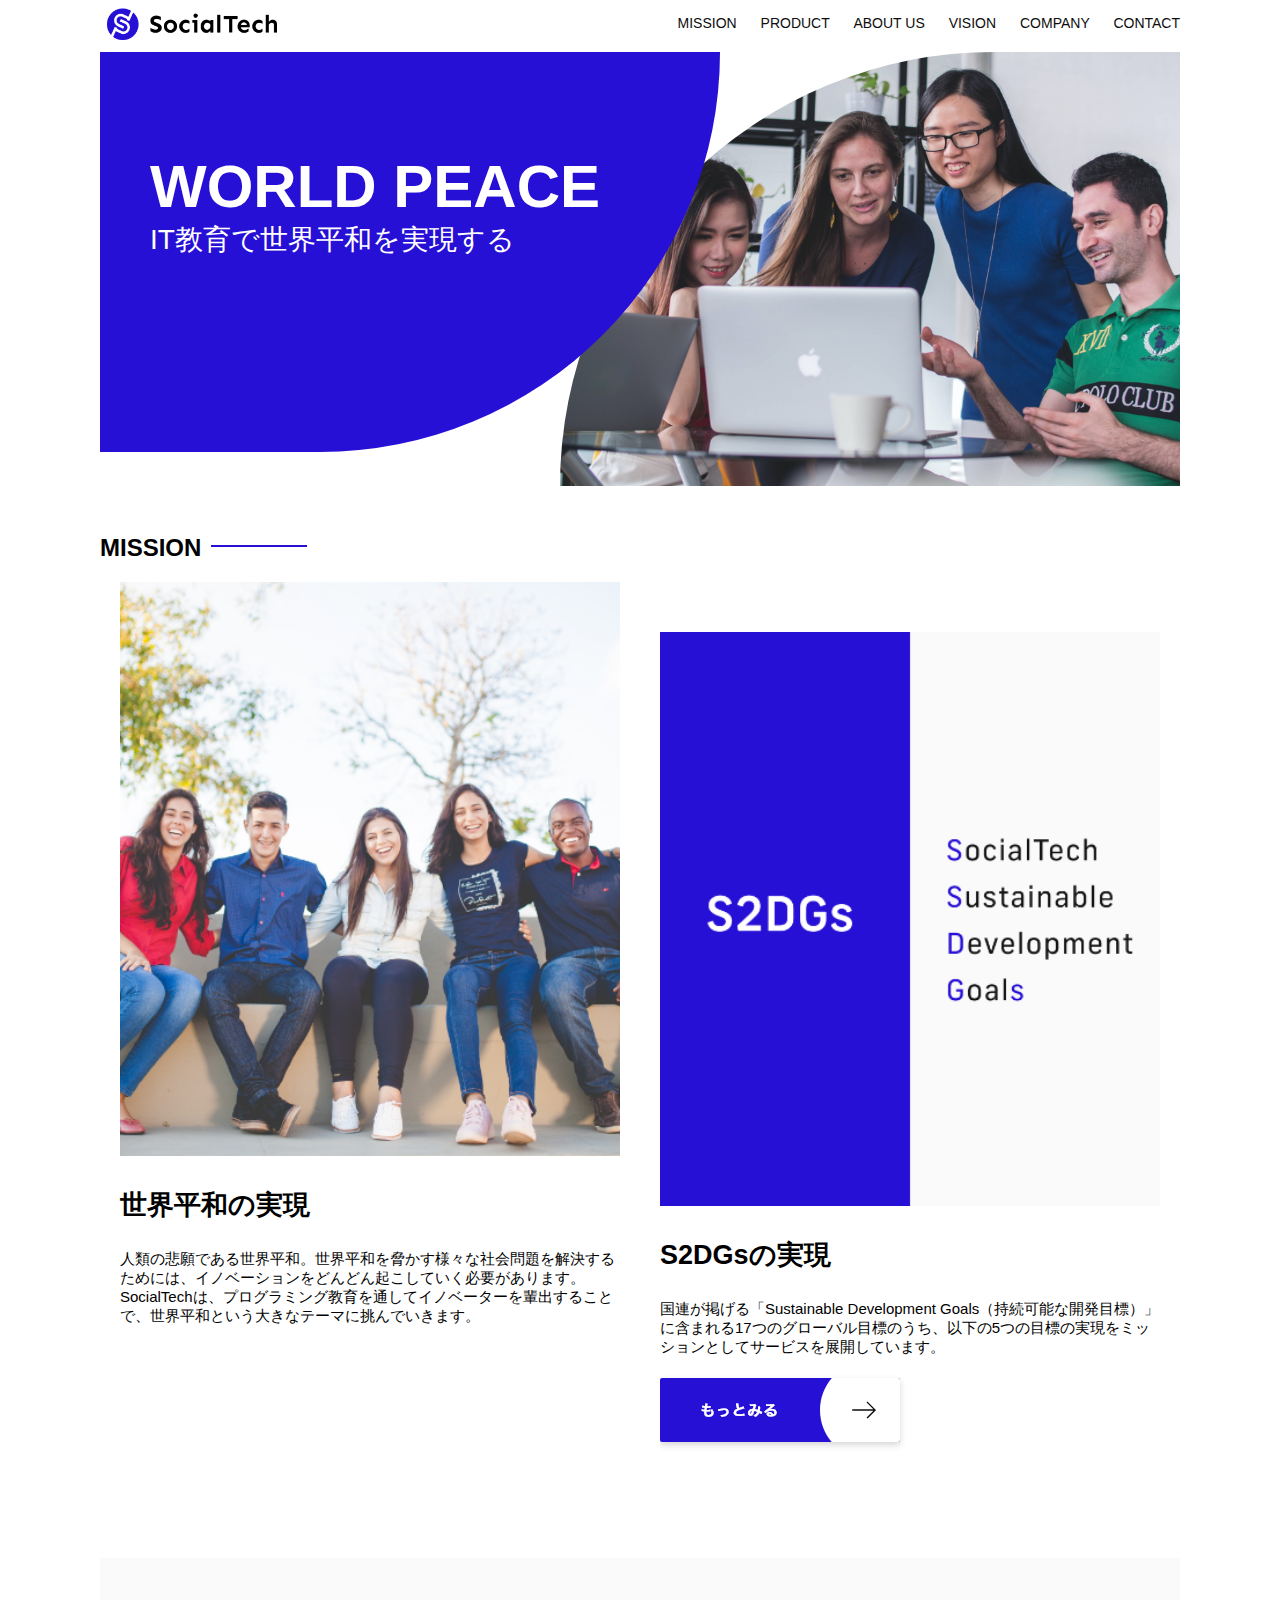
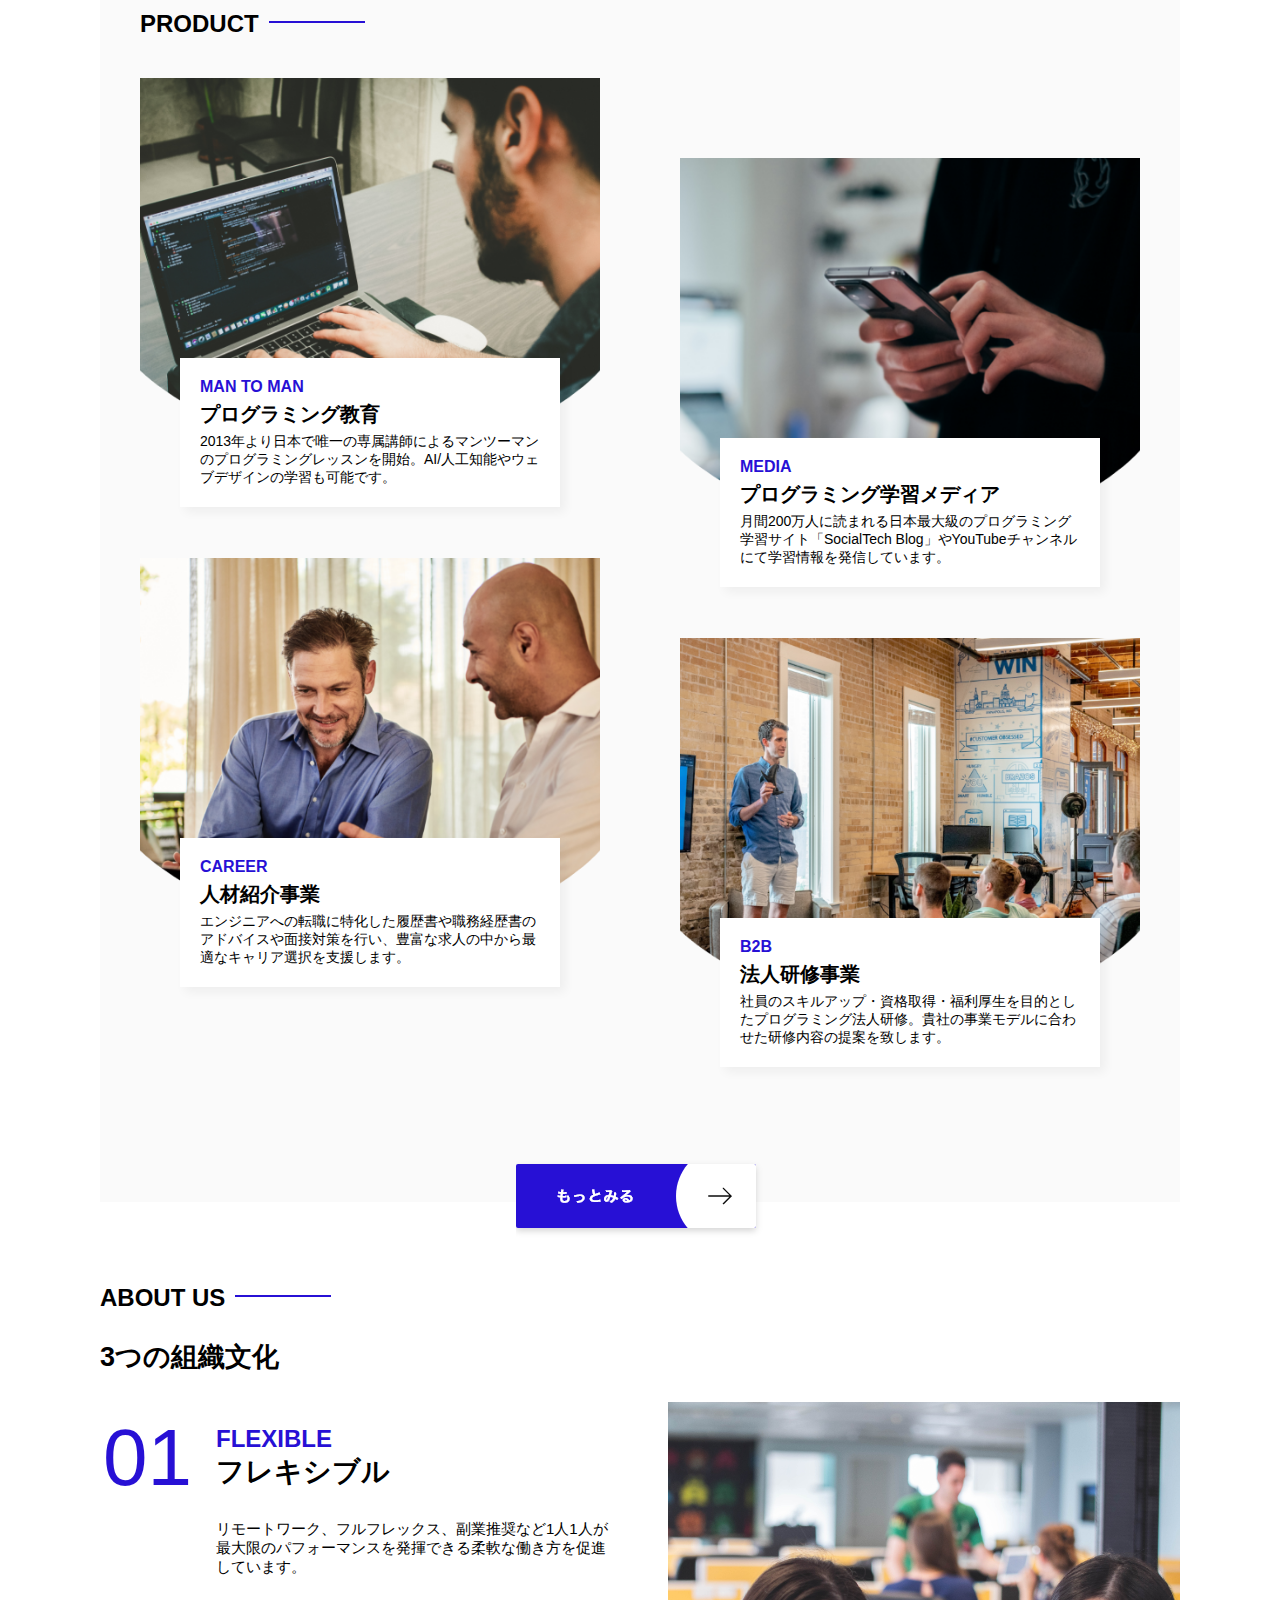
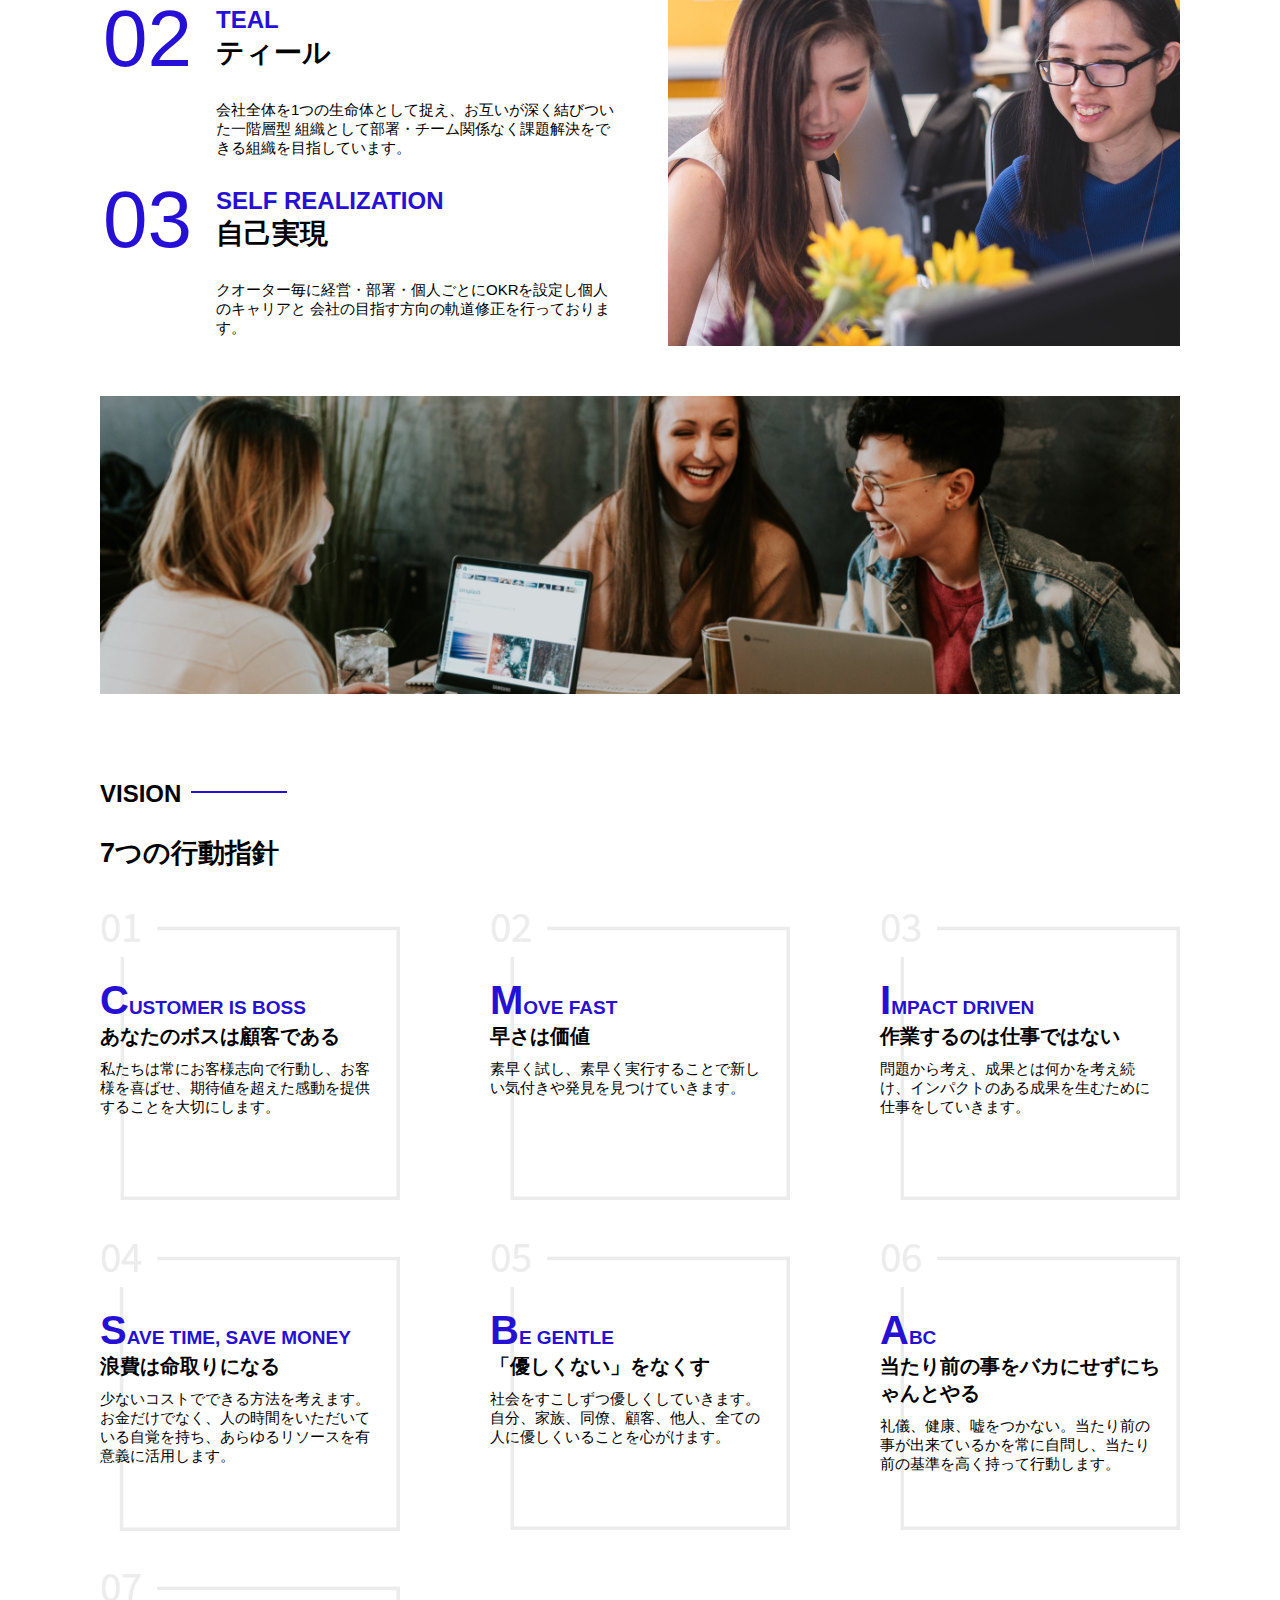
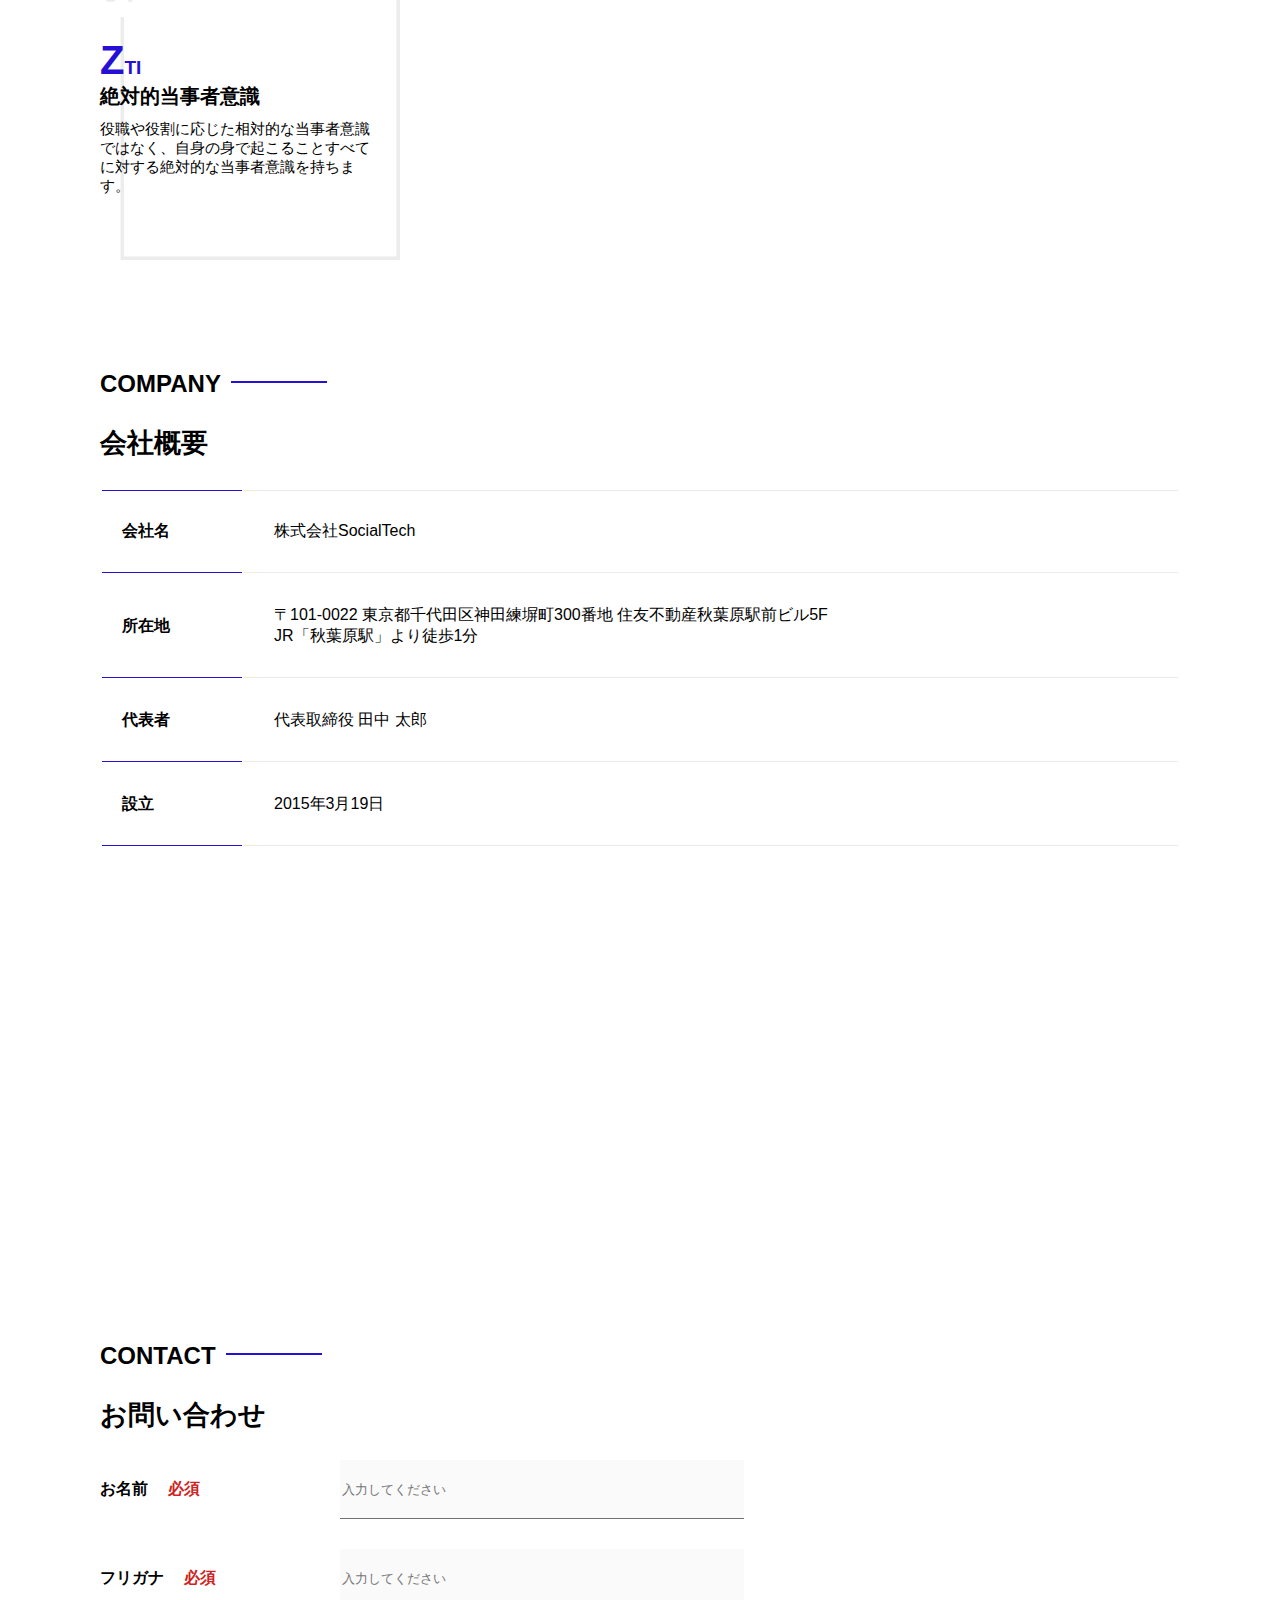
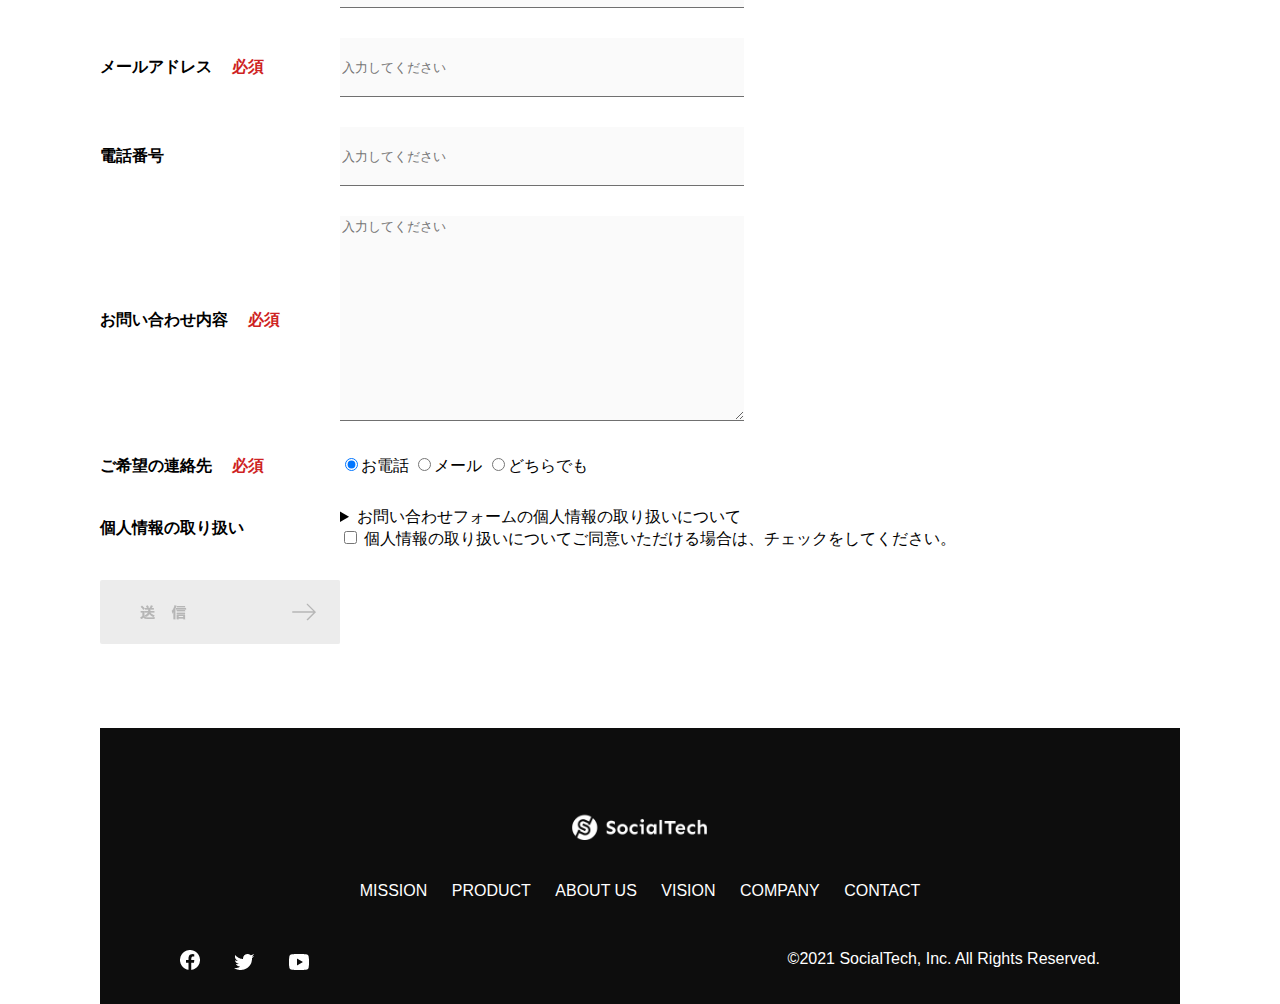
<file: index.html>
<!DOCTYPE html>
<html>
<head>
  <title>SocialTech</title>
  <meta charset="UTF-8">
  <meta name="description" content="SocialTechはEdTech業界のリーディングカンパニーを目指します。">
  <meta name="viewport" content="width=device-width, initial-scale=1.0">
   <link rel="stylesheet" href="style.css">
</head>
<body>
 <!-- ヘッダー -->
  <header>
     <!-- ロゴ -->
     <a href="index.html" id="logo"><img src="images/logo.png" alt="トップページに戻る"></a>
     <!-- PC用ナビゲーション -->
     <nav id="nav-pc">
       <a href="mission.html">MISSION</a>
       <a href="product.html">PRODUCT</a>
       <a href="index.html#aboutus">ABOUT US</a>
       <a href="index.html#vision">VISION</a>
       <a href="index.html#company">COMPANY</a>
       <a href="index.html#contact">CONTACT</a>
     </nav>
     <!-- スマホ用メニューボタン -->
     <img id="menu-sp" src="images/button-menu.png" alt="ナビゲーションを開く" onclick="document.getElementById('nav-sp').style.display = 'block'">
  <!-- スマホ用ナビゲーション -->
     <nav id="nav-sp">
       <img id="close" src="images/button-close.png" alt="ナビゲーションを閉じる" onclick="document.getElementById('nav-sp').style.display = 'none'">
       <a id="logo-sp" href="index.html" onclick="document.getElementById('nav-sp').style.display = 'none'"><img
           src="images/logo-sp.png" alt="トップページに戻る"></a>
       <a class="menu" href="mission.html" onclick="document.getElementById('nav-sp').style.display = 'none'">MISSION</a>
       <a class="menu" href="product.html" onclick="document.getElementById('nav-sp').style.display = 'none'">PRODUCT</a>
       <a class="menu" href="index.html#aboutus" onclick="document.getElementById('nav-sp').style.display = 'none'">ABOUT
  US</a>
       <a class="menu" href="index.html#vision"
         onclick="document.getElementById('nav-sp').style.display = 'none'">VISION</a>
       <a class="menu" href="index.html#company"
         onclick="document.getElementById('nav-sp').style.display = 'none'">COMPANY</a>
       <a class="menu" href="index.html#contact"
         onclick="document.getElementById('nav-sp').style.display = 'none'">CONTACT</a>
       <div id="sns">
         <a href="https://www.facebook.com/sejuku2013"><img src="images/button-facebook.png" alt="Facebookのリンク"></a>
         <a href="https://twitter.com/samuraijuku"><img src="images/button-twitter.png" alt="Twitterのリンク"></a>
         <a href="https://www.youtube.com/channel/UCCFOQO5aDK0xXam4cUQXT8g"><img src="images/button-youtube.png" alt="YouTubeのリンク"></a>
       </div>
     </nav>
  </header>
  <main>
     <article>
         <!-- メインビジュアル -->
       <section id="main-visual">
           <div id="main-message">
             <h1>WORLD PEACE</h1>
             <p>IT教育で世界平和を実現する</p>
         </div>
         <img src="images/index/index-main.png" alt="PCの周りに集まる多国籍の仲間たち">
       </section>
       <!--ミッション-->
       <section id="mission">
           <h2 class="index-h2">MISSION</h2>
         <div id="mission-flex">
           <div>
               <img id="mission-photo" src="images/index/index-mission.png" alt="屋外のベンチで写真を撮影する多国籍の仲間たち">
             <h3>世界平和の実現</h3>
             <p>
               人類の悲願である世界平和。世界平和を脅かす様々な社会問題を解決するためには、イノベーションをどんどん起こしていく必要があります。SocialTechは、プログラミング教育を通してイノベーターを輩出することで、世界平和という大きなテーマに挑んでいきます。
             </p>
           </div>
           <div>
               <img id="s2dgs" src="images/index/s2dgs.png" alt="S2DGs">
             <h3>S2DGsの実現</h3>
             <p>国連が掲げる「Sustainable Development Goals（持続可能な開発目標）」に含まれる17つのグローバル目標のうち、以下の5つの目標の実現をミッションとしてサービスを展開しています。</p>
             <a href="mission.html">
               <img src="images/button-more.png" alt="もっとみる">
             </a>
           </div>
         </div>
       </section>
        <!-- プロダクト -->
       <section id="product">
         <h2 class="index-h2">PRODUCT</h2>
         <div>
           <div id="product-left">
               <div>
                <img class="product-photo" src="images/index/index-mantoman.png" alt="PCでコードを書く男性">
                <div class="product-explain">
                  <span>MAN TO MAN</span>
                  <h3>プログラミング教育</h3>
                  <p>2013年より日本で唯一の専属講師によるマンツーマンのプログラミングレッスンを開始。AI/人工知能やウェブデザインの学習も可能です。</p>
                </div>
              </div>
              <div>
                <img class="product-photo" src="images/index/index-career.png" alt="笑顔で話し合う2人の男性">
                <div class="product-explain">
                  <span>CAREER</span>
                  <h3>人材紹介事業</h3>
                  <p>エンジニアへの転職に特化した履歴書や職務経歴書のアドバイスや面接対策を行い、豊富な求人の中から最適なキャリア選択を支援します。</p>
                </div>
              </div>
           </div>
           <div id="product-right">
                <div>
               <img class="product-photo" src="images/index/index-media.png" alt="スマートフォンを操作する人">
               <div class="product-explain">
                 <span>MEDIA</span>
                 <h3>プログラミング学習メディア</h3>
                 <p>月間200万人に読まれる日本最大級のプログラミング学習サイト「SocialTech Blog」やYouTubeチャンネルにて学習情報を発信しています。</p>
               </div>
             </div>
             <div>
               <img class="product-photo" src="images/index/index-b2b.png" alt="講演中の男性とそれを聴く人々">
               <div class="product-explain">
                 <span>B2B</span>
                 <h3>法人研修事業</h3>
                 <p>社員のスキルアップ・資格取得・福利厚生を目的としたプログラミング法人研修。貴社の事業モデルに合わせた研修内容の提案を致します。</p>
               </div>
             </div>
           </div>
         </div>
         <div>
           <a id="product-more" href="product.html">
             <img src="images/button-more.png" alt="もっとみる">
           </a>
         </div>
       </section>
        <!---ABOUT US-->
       <section id="aboutus">
         <h2 class="index-h2">ABOUT US</h2>
         <h3>3つの組織文化</h3>
         <div>
              <table class="culture-table">
             <tr>
               <td>
                 <span class="culture-num">01</span>
               </td>
               <td>
                 <span class="culture-en">FLEXIBLE</span>
                 <span class="culture-jp">フレキシブル</span>
               </td>
             </tr>
             <tr>
               <td>
                 <!--空のセル-->
               </td>
               <td>
                 <p class="culture-description">
                   リモートワーク、フルフレックス、副業推奨など1人1人が最大限のパフォーマンスを発揮できる柔軟な働き方を促進しています。
                 </p>
               </td>
             </tr>
             <tr>
               <td>
                 <span class="culture-num">02</span>
               </td>
               <td>
                 <span class="culture-en">TEAL</span>
                 <span class="culture-jp">ティール</span>
               </td>
             </tr>
             <tr>
               <td>
                 <!--空のセル-->
               </td>
               <td>
                 <p class="culture-description">
                   会社全体を1つの生命体として捉え、お互いが深く結びついた一階層型
                   組織として部署・チーム関係なく課題解決をできる組織を目指しています。
                 </p>
               </td>
             </tr>
             <tr>
               <td>
                 <span class="culture-num">03</span>
               </td>
               <td>
                 <span class="culture-en">SELF REALIZATION</span>
                 <span class="culture-jp">自己実現</span>
               </td>
             </tr>
             <tr>
               <td>
                 <!--空のセル-->
               </td>
               <td>
                 <p class="culture-description">
                   クオーター毎に経営・部署・個人ごとにOKRを設定し個人のキャリアと
                   会社の目指す方向の軌道修正を行っております。
                 </p>
               </td>
             </tr>
           </table>
           <img class="culture-img" src="images/index/index-aboutus1.png" alt="笑顔で話し合う2人の女性">
         </div>
         <img class="culture-img2" src="images/index/index-aboutus2.png" alt="笑顔で話し合う3人の男女">
       </section>
       <!-- VISION -->
       <section id="vision">
         <h2 class="index-h2">VISION</h2>
         <h3>7つの行動指針</h3>
         <div>
             <div class="vision-box">
             <img src="images/index/vision-01.png" alt="01">
             <span>
               <h4>CUSTOMER IS BOSS</h4>
               <h5>あなたのボスは顧客である</h5>
               <p>私たちは常にお客様志向で行動し、お客様を喜ばせ、期待値を超えた感動を提供することを大切にします。</p>
             </span>
           </div>
            <div class="vision-box">
             <img src="images/index/vision-02.png" alt="02">
             <span>
               <h4>MOVE FAST</h4>
               <h5>早さは価値</h5>
               <p>素早く試し、素早く実行することで新しい気付きや発見を見つけていきます。</p>
             </span>
           </div>
           <div class="vision-box">
             <img src="images/index/vision-03.png" alt="03">
             <span>
               <h4>IMPACT DRIVEN</h4>
               <h5>作業するのは仕事ではない</h5>
               <p>問題から考え、成果とは何かを考え続け、インパクトのある成果を生むために仕事をしていきます。</p>
             </span>
           </div>
           <div class="vision-box">
             <img src="images/index/vision-04.png" alt="04">
             <span>
               <h4>SAVE TIME, SAVE MONEY</h4>
               <h5>浪費は命取りになる</h5>
               <p>少ないコストでできる方法を考えます。お金だけでなく、人の時間をいただいている自覚を持ち、あらゆるリソースを有意義に活用します。</p>
             </span>
           </div>
           <div class="vision-box">
             <img src="images/index/vision-05.png" alt="05">
             <span>
               <h4>BE GENTLE</h4>
               <h5>「優しくない」をなくす</h5>
               <p>社会をすこしずつ優しくしていきます。自分、家族、同僚、顧客、他人、全ての人に優しくいることを心がけます。</p>
             </span>
           </div>
           <div class="vision-box">
             <img src="images/index/vision-06.png" alt="06">
             <span>
               <h4>ABC</h4>
               <h5>当たり前の事をバカにせずにちゃんとやる</h5>
               <p>礼儀、健康、嘘をつかない。当たり前の事が出来ているかを常に自問し、当たり前の基準を高く持って行動します。</p>
             </span>
           </div>
           <div class="vision-box">
             <img src="images/index/vision-07.png" alt="07">
             <span>
               <h4>ZTI</h4>
               <h5>絶対的当事者意識</h5>
               <p>役職や役割に応じた相対的な当事者意識ではなく、自身の身で起こることすべてに対する絶対的な当事者意識を持ちます。</p>
             </span>
           </div>
         </div>
       </section>
       <!-- COMPANY -->
       <section id="company">
         <h2 class="index-h2">COMPANY</h2>
         <h3>会社概要</h3>
          <table id="company-table">
           <tr>
             <th class="tableheader-first">会社名</th>
             <td class="cell-first">株式会社SocialTech</td>
           </tr>
           <tr>
             <th class="tableheader">所在地</th>
             <td class="cell">〒101-0022 東京都千代田区神田練塀町300番地 住友不動産秋葉原駅前ビル5F<br>JR「秋葉原駅」より徒歩1分</td>
           </tr>
           <tr>
             <th class="tableheader">代表者</th>
             <td class="cell">代表取締役 田中 太郎</td>
           </tr>
           <tr>
             <th class="tableheader">設立</th>
             <td class="cell">2015年3月19日</td>
           </tr>
         </table>
         <iframe
           src="https://www.google.com/maps/embed?pb=!1m18!1m12!1m3!1d3241.7759544892483!2d139.69399665123464!3d35.65789123876098!2m3!1f0!2f0!3f0!3m2!1i1024!2i768!4f13.1!3m3!1m2!1s0x60188caa0042e8d1%3A0xba130bea826a7aa2!2z44CSMTUwLTAwNDMg5p2x5Lqs6YO95riL6LC35Yy66YGT546E5Z2C77yS5LiB55uu77yR77yR4oiS77yR!5e0!3m2!1sja!2sjp!4v1636872991912!5m2!1sja!2sjp"
           style="border:0;" allowfullscreen="" loading="lazy">
         </iframe>
        </section>
        <!-- お問い合わせフォーム -->
       <section id="contact">
         <h2 class="index-h2">CONTACT</h2>
         <h3>お問い合わせ</h3>
          <form>
           <div>
             <div class="contact-heading">
               <label class="contact-label">お名前<span class="contact-span">必須</span></label>
             </div>
             <div>
               <input type="text" name="name" placeholder="入力してください" class="contact-textbox">
             </div>
           </div>
           <div>
             <div class="contact-heading">
               <label class="contact-label">フリガナ<span class="contact-span">必須</span></label>
             </div>
             <div>
               <input type="text" name="hurigana" placeholder="入力してください" class="contact-textbox">
             </div>
           </div>
           <div>
             <div class="contact-heading">
               <label class="contact-label">メールアドレス<span class="contact-span">必須</span></label>
             </div>
             <div>
               <input type="text" name="email" placeholder="入力してください" class="contact-textbox">
             </div>
           </div>
           <div>
             <div class="contact-heading">
               <label class="contact-label">電話番号</label>
             </div>
             <div>
               <input type="text" name="tel" placeholder="入力してください" class="contact-textbox">
             </div>
           </div>
           <div>
             <div class="contact-heading">
               <label class="contact-label">お問い合わせ内容<span class="contact-span">必須</span></label>
             </div>
             <div>
               <textarea class="contact-textarea" placeholder="入力してください" name="message"></textarea>
             </div>
           </div>
           <div>
             <div class="contact-heading">
               <label class="contact-label">ご希望の連絡先<span class="contact-span">必須</span></label>
             </div>
             <div>
               <input class="radiobutton" type="radio" value="tel" name="contact" checked><label>お電話</label>
               <input class="radiobutton" type="radio" value="mail" name="contact"><label>メール</label>
               <input class="radiobutton" type="radio" value="both" name="contact"><label>どちらでも</label>
             </div>
           </div>
           <div>
             <div class="contact-heading">
               <label class="contact-label">個人情報の取り扱い</label>
             </div>
             <div>
               <details>
                 <summary>お問い合わせフォームの個人情報の取り扱いについて</summary>
                 <div>
                   <span>１．組織の名称又は氏名</span><br>
                   株式会社SocialTech<br><br>
                   <span>２．個人情報保護管理者（若しくはその代理人）の氏名又は職名、所属及び連絡先
                     鈴木 一郎 コーポレート部</span><br>
                   メールアドレス：samurai@example.com<br>
                   TEL：03-1234-5678<br>
                   <span>３．個人情報の利用目的</span><br>
                   ・本サービス及び本サービスに関連する情報の提供又はそれらに関する連絡のため<br>
                   ・ユーザーの本人確認のため<br>
                   ・当社サービスのご案内のため<br>
                   ・当社の商品等の広告または宣伝（電子メールによるものを含むものとします。）<br><br>
                   <span>４．個人情報の取り扱い業務の委託</span><br>
                   個人情報の取扱業務の全部または一部を外部に業務委託する場合があります。<br>
                   その際、弊社は、個人情報を適切に保護できる管理体制を敷き実行していることを条件として<br>
                   委託先を厳選したうえで、機密保持契約を委託先と締結し、お客様の個人情報を厳密に管理させます。<br><br>
                   <span>５．個人情報の開示等の請求</span><br>
                   お客様は、弊社に対してご自身の個人情報の開示等（利用目的の通知、開示、内容の訂正・追加・削除、利用の停止または消去、第三者への提供の停止）に関して、当社問合わせ窓口に申し出ることができます。<br>
                   その際、弊社はお客様ご本人を確認させていただいたうえで、合理的な期間内に対応いたします。<br><br>
                   なお、個人情報に関する弊社問合わせ先は、次の通りです。<br><br>
                   株式会社SocialTech　個人情報問合せ窓口<br>
                   〒101-0022 東京都千代田区神田練塀町300番地 住友不動産秋葉原駅前ビル5F<br>
                   メールアドレス：samurai@example.com　TEL：03-1234-5678<br><br>
                   <span>６．個人情報を提供されることの任意性について</span><br><br>
                   お客様がご自身の個人情報を弊社に提供されるか否かは、お客様のご判断によりますが、もしご提供されない場合には、適切なサービスが提供できない場合がありますので予めご了承ください。
                 </div>
               </details>
               <input type="checkbox" name="agree">
               <span>個人情報の取り扱いについてご同意いただける場合は、チェックをしてください。</span>
             </div>
           </div>
           <input type="image" src="images/button-submit.png" alt="送信する">
         </form>
       </section>
     </article>
      <footer>
       <div id="footer-logo">
         <img src="images/logo-sp.png" alt="SocialTech">
       </div>
       <div id="footer-link">
         <a href="mission.html">MISSION</a>
         <a href="product.html">PRODUCT</a>
         <a href="index.html#aboutus">ABOUT US</a>
         <a href="index.html#vision">VISION</a>
         <a href="index.html#company">COMPANY</a>
         <a href="index.html#contact">CONTACT</a>
       </div>
       <div id="sns-footer">
         <a href="https://www.facebook.com/sejuku2013"><img src="images/button-facebook.png" alt="Facebookのリンク"></a>
         <a href="https://twitter.com/samuraijuku"><img src="images/button-twitter.png" alt="Twitterのリンク"></a>
         <a href="https://www.youtube.com/channel/UCCFOQO5aDK0xXam4cUQXT8g"><img src="images/button-youtube.png" alt="YouTubeのリンク"></a>
         <span id="copyright">&copy;2021 SocialTech, Inc. All Rights Reserved. </span>
       </div>
     </footer>
   </main>
 </body>
 
</html>
</file>
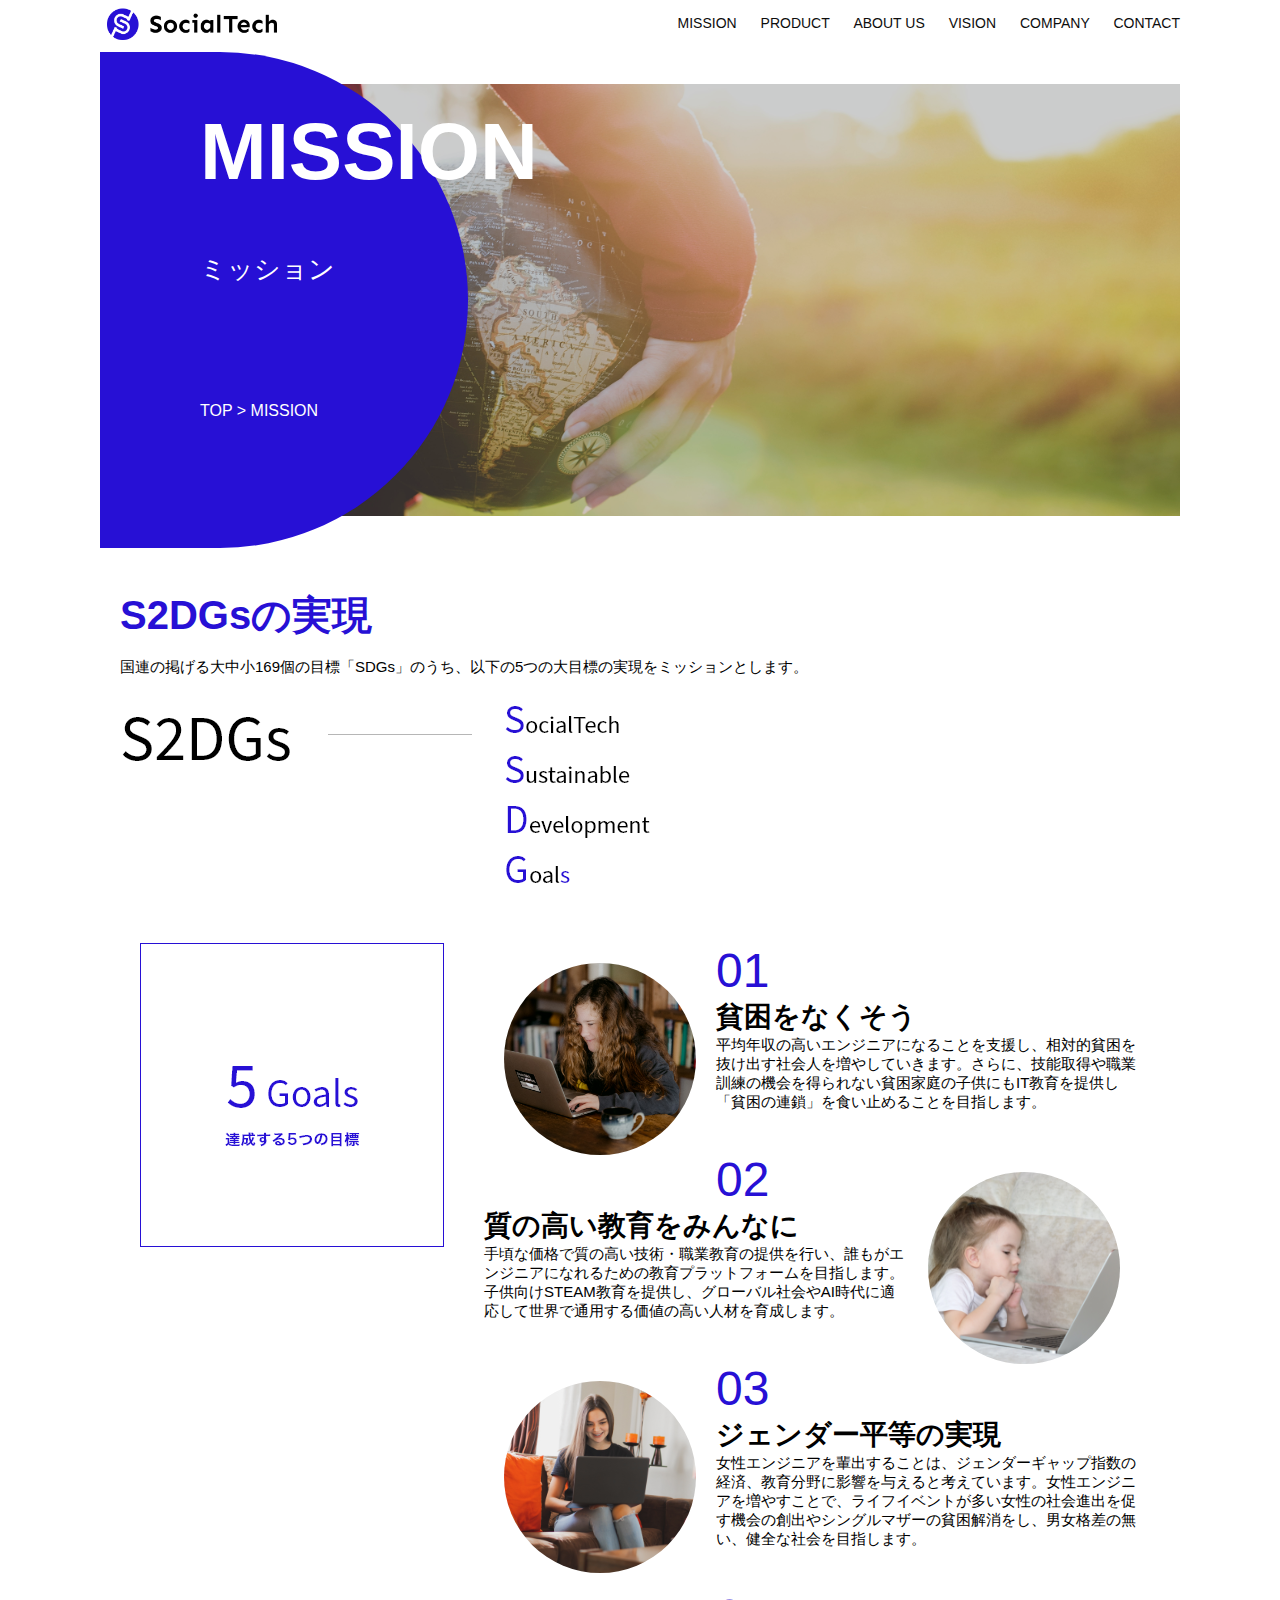
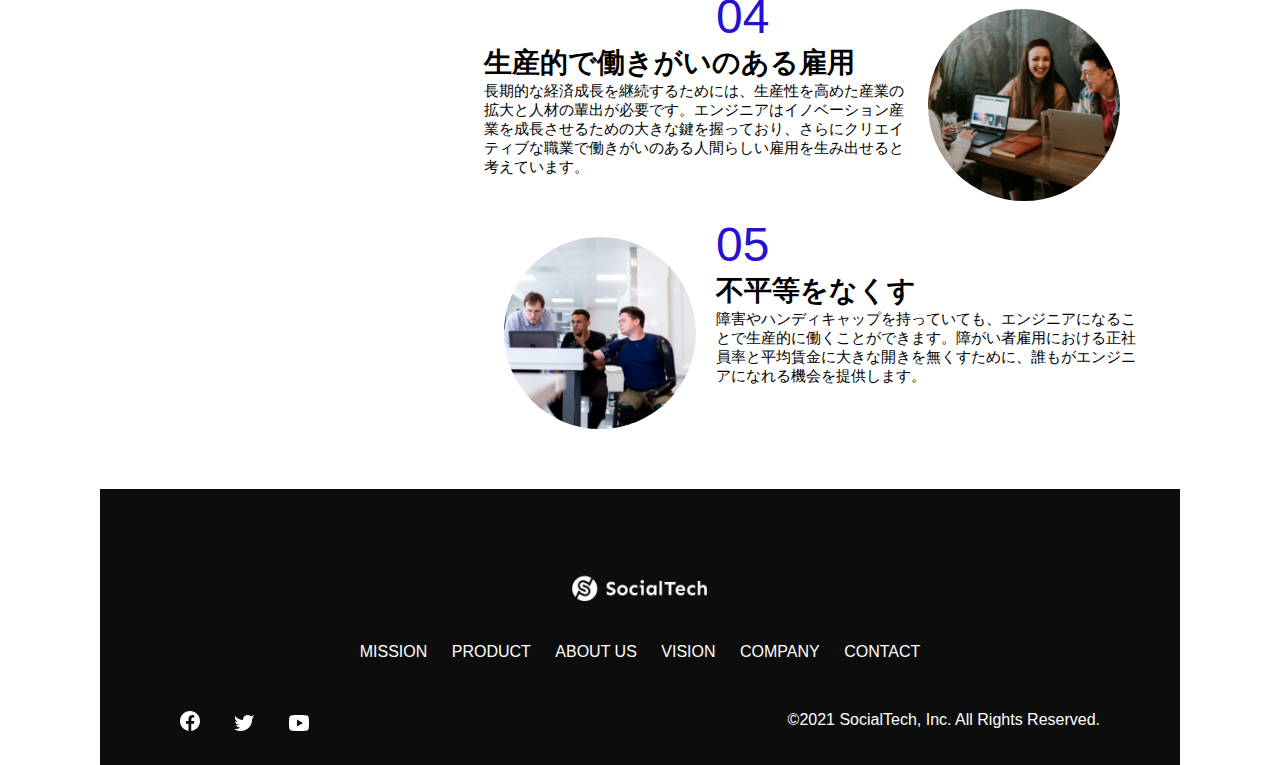
<file: mission.html>
<!DOCTYPE html>
  <html>
  <head>
    <title>SocialTech - MISSION ミッション -</title>
    <meta charset="UTF-8">
    <meta name="description" content="SocialTechが目指す5つの目標（S2DGs）を紹介します">
    <meta name="viewport" content="width=device-width, initial-scale=1.0">
    <link rel="stylesheet" href="style.css">
  </head>
 
  <body>
    <!-- ヘッダー -->
    <header>
      <!-- ロゴ -->
      <a href="index.html" id="logo"><img src="images/logo.png" alt="トップページに戻る"></a>
  
      <!-- PC用ナビゲーション -->
      <nav id="nav-pc">
        <a href="mission.html">MISSION</a>
        <a href="product.html">PRODUCT</a>
        <a href="index.html#aboutus">ABOUT US</a>
        <a href="index.html#vision">VISION</a>
        <a href="index.html#company">COMPANY</a>
        <a href="index.html#contact">CONTACT</a>
      </nav>
  
      <!-- スマホ用メニューボタン -->
      <img id="menu-sp" src="images/button-menu.png" alt="ナビゲーションを開く" onclick="document.getElementById('nav-sp').style.display = 'block'">
  
      <!-- スマホ用ナビゲーション -->
      <nav id="nav-sp">
        <img id="close" src="images/button-close.png" alt="ナビゲーションを閉じる" onclick="document.getElementById('nav-sp').style.display = 'none'">
        <a id="logo-sp" href="index.html" onclick="document.getElementById('nav-sp').style.display = 'none'"><img
            src="images/logo-sp.png" alt="トップページに戻る"></a>
        <a class="menu" href="mission.html" onclick="document.getElementById('nav-sp').style.display = 'none'">MISSION</a>
        <a class="menu" href="product.html" onclick="document.getElementById('nav-sp').style.display = 'none'">PRODUCT</a>
        <a class="menu" href="index.html#aboutus" onclick="document.getElementById('nav-sp').style.display = 'none'">ABOUTUS</a>
        <a class="menu" href="index.html#vision"
          onclick="document.getElementById('nav-sp').style.display = 'none'">VISION</a>
        <a class="menu" href="index.html#company"
          onclick="document.getElementById('nav-sp').style.display = 'none'">COMPANY</a>
        <a class="menu" href="index.html#contact"
          onclick="document.getElementById('nav-sp').style.display = 'none'">CONTACT</a>
        <div id="sns">
          <a href="https://www.facebook.com/sejuku2013"><img src="images/button-facebook.png" alt="Facebookのリンク"></a>
          <a href="https://twitter.com/samuraijuku"><img src="images/button-twitter.png" alt="Twitterのリンク"></a>
          <a href="https://www.youtube.com/channel/UCCFOQO5aDK0xXam4cUQXT8g"><img src="images/button-youtube.png" alt="YouTubeのリンク"></a>
        </div>
      </nav>
    </header>
    <main>
      <article>
          <section id="mission-main">
         <div id="mission-title">
           <h1>MISSION</h1>
           <span>ミッション</span>
           <div>TOP > MISSION</div>
         </div>
       </section>
       <section id="mission-s2dgs">
         <h2 class="mission-h2">S2DGsの実現</h2>
         <p>国連の掲げる大中小169個の目標「SDGs」のうち、以下の5つの大目標の実現をミッションとします。</p>
         <img src="images/mission/mission-s2dgs.png" alt="S2DGs">
       </section>
       <section id="mission-5goals">
         <div>
           <img id="s2dgs-image" src="images/mission/mission-5goals.png" alt="5Goals">
         </div>
         <div>
         <div>
           <img class="fivegoals-image-left" src="images/mission/mission-5goals01.png" alt="PCを操作する女の子">
           <span class="fivegoals-number">01</span>
           <h3 class="fivegoals-h3">貧困をなくそう</h3>
           <p class="fivegoals-p">
             平均年収の高いエンジニアになることを支援し、相対的貧困を抜け出す社会人を増やしていきます。さらに、技能取得や職業訓練の機会を得られない貧困家庭の子供にもIT教育を提供し「貧困の連鎖」を食い止めることを目指します。
           </p>
         </div>
          <div>
           <img class="fivegoals-image-right" src="images/mission/mission-5goals02.png" alt="PCを見つめる小さい女の子">
           <span class="fivegoals-number">02</span>
           <h3 class="fivegoals-h3">質の高い教育をみんなに</h3>
           <p class="fivegoals-p">
             手頃な価格で質の高い技術・職業教育の提供を行い、誰もがエンジニアになれるための教育プラットフォームを目指します。子供向けSTEAM教育を提供し、グローバル社会やAI時代に適応して世界で通用する価値の高い人材を育成します。
           </p>
         </div>
 
         <div>
           <img class="fivegoals-image-left" src="images/mission/mission-5goals03.png" alt="PCを操作する女性">
           <span class="fivegoals-number">03</span>
           <h3 class="fivegoals-h3">ジェンダー平等の実現</h3>
           <p class="fivegoals-p">
             女性エンジニアを輩出することは、ジェンダーギャップ指数の経済、教育分野に影響を与えると考えています。女性エンジニアを増やすことで、ライフイベントが多い女性の社会進出を促す機会の創出やシングルマザーの貧困解消をし、男女格差の無い、健全な社会を目指します。
           </p>
         </div>
 
         <div>
           <img class="fivegoals-image-right" src="images/mission/mission-5goals04.png" alt="笑顔で話し合う3人の男女">
           <span class="fivegoals-number">04</span>
           <h3 class="fivegoals-h3">生産的で働きがいのある雇用</h3>
           <p class="fivegoals-p">
             長期的な経済成長を継続するためには、生産性を高めた産業の拡大と人材の輩出が必要です。エンジニアはイノベーション産業を成長させるための大きな鍵を握っており、さらにクリエイティブな職業で働きがいのある人間らしい雇用を生み出せると考えています。
           </p>
         </div>
 
         <div>
           <img class="fivegoals-image-left" src="images/mission/mission-5goals05.png" alt="障害を持つ男性が生き生きと働く様子">
           <span class="fivegoals-number">05</span>
           <h3 class="fivegoals-h3">不平等をなくす</h3>
           <p class="fivegoals-p">
             障害やハンディキャップを持っていても、エンジニアになることで生産的に働くことができます。障がい者雇用における正社員率と平均賃金に大きな開きを無くすために、誰もがエンジニアになれる機会を提供します。
           </p>
         </div>
       </div>
       </section>
      </article>
      <footer>
        <div id="footer-logo">
          <img src="images/logo-sp.png" alt="SocialTech">
        </div>
        <div id="footer-link">
          <a href="mission.html">MISSION</a>
          <a href="product.html">PRODUCT</a>
          <a href="index.html#aboutus">ABOUT US</a>
          <a href="index.html#vision">VISION</a>
          <a href="index.html#company">COMPANY</a>
          <a href="index.html#contact">CONTACT</a>
        </div>
        <div id="sns-footer">
          <a href="https://www.facebook.com/sejuku2013"><img src="images/button-facebook.png" alt="Facebookのリンク"></a>
          <a href="https://twitter.com/samuraijuku"><img src="images/button-twitter.png" alt="Twitterのリンク"></a>
          <a href="https://www.youtube.com/channel/UCCFOQO5aDK0xXam4cUQXT8g"><img src="images/button-youtube.png" alt="YouTubeのリンク"></a>
          <span id="copyright">&copy;2021 SocialTech, Inc. All Rights Reserved. </span>
        </div>
      </footer>
    </main>
  </body>
 
  </html>
</file>
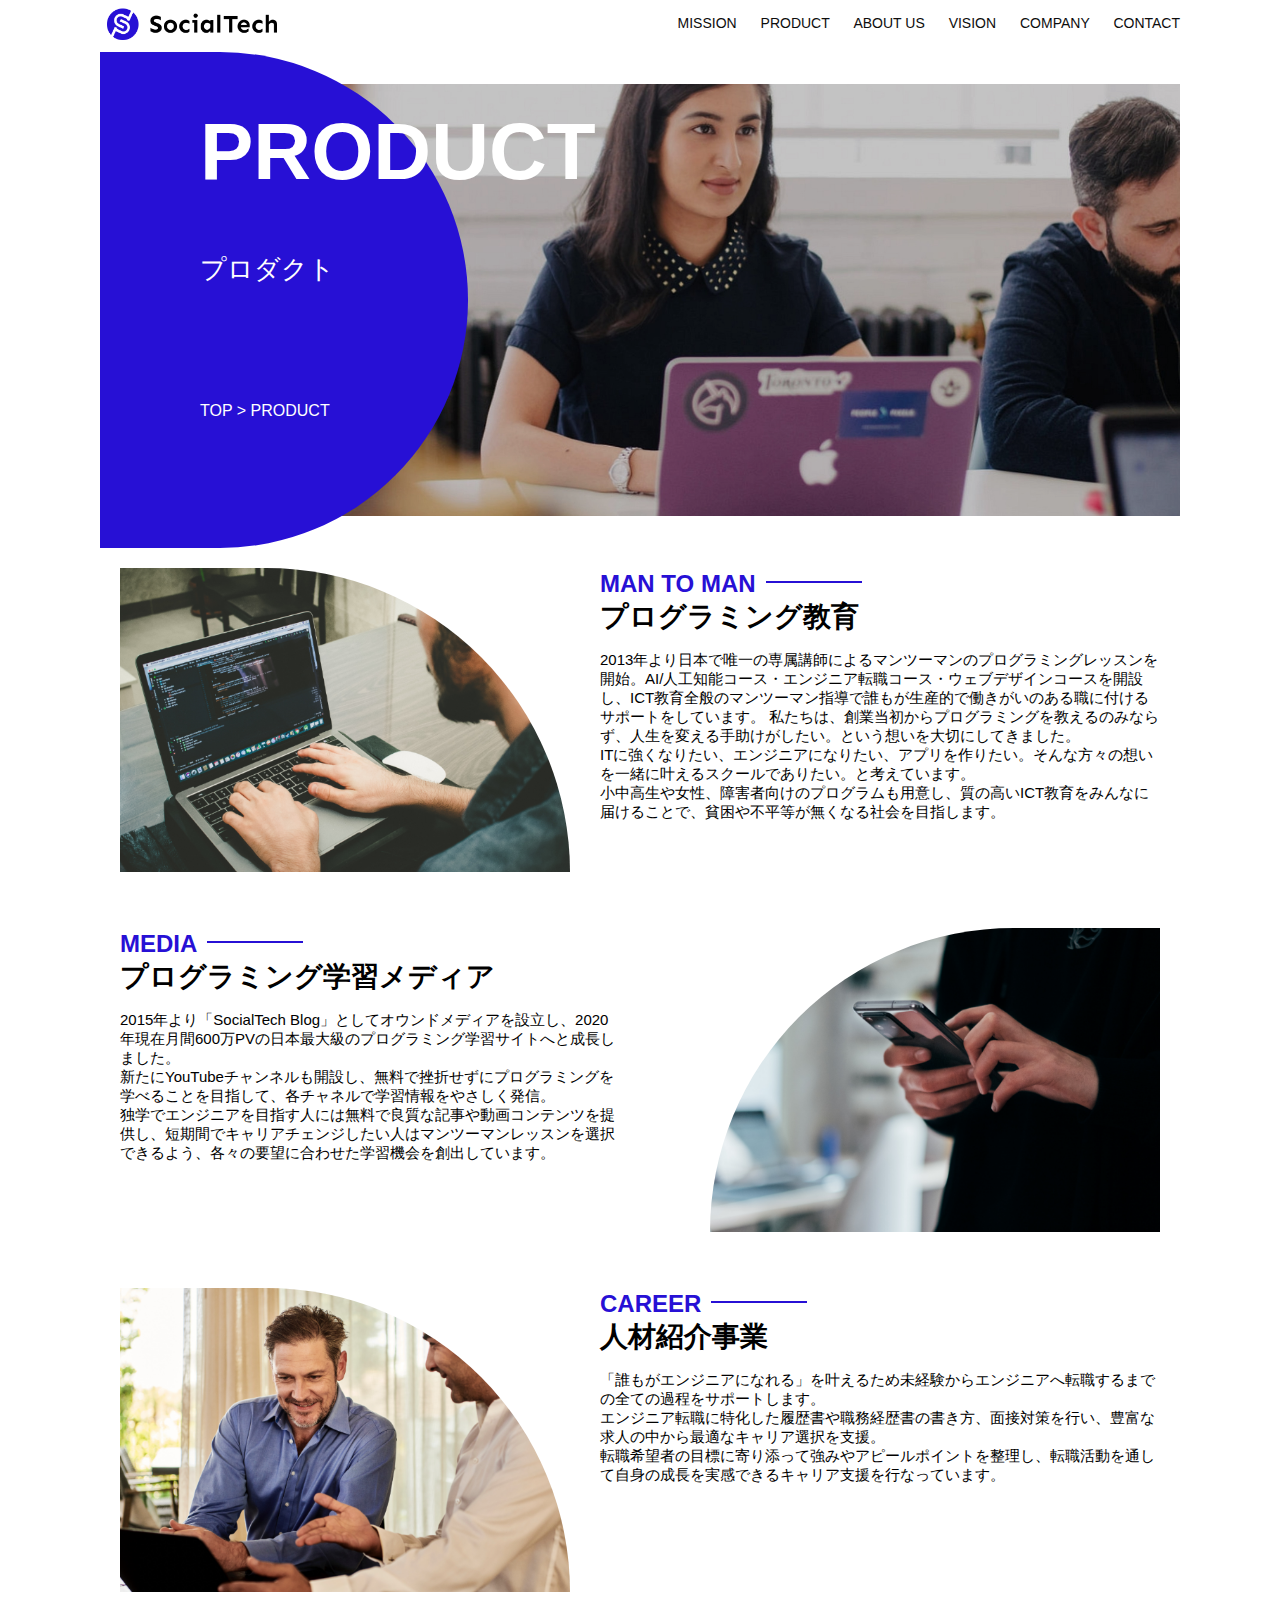
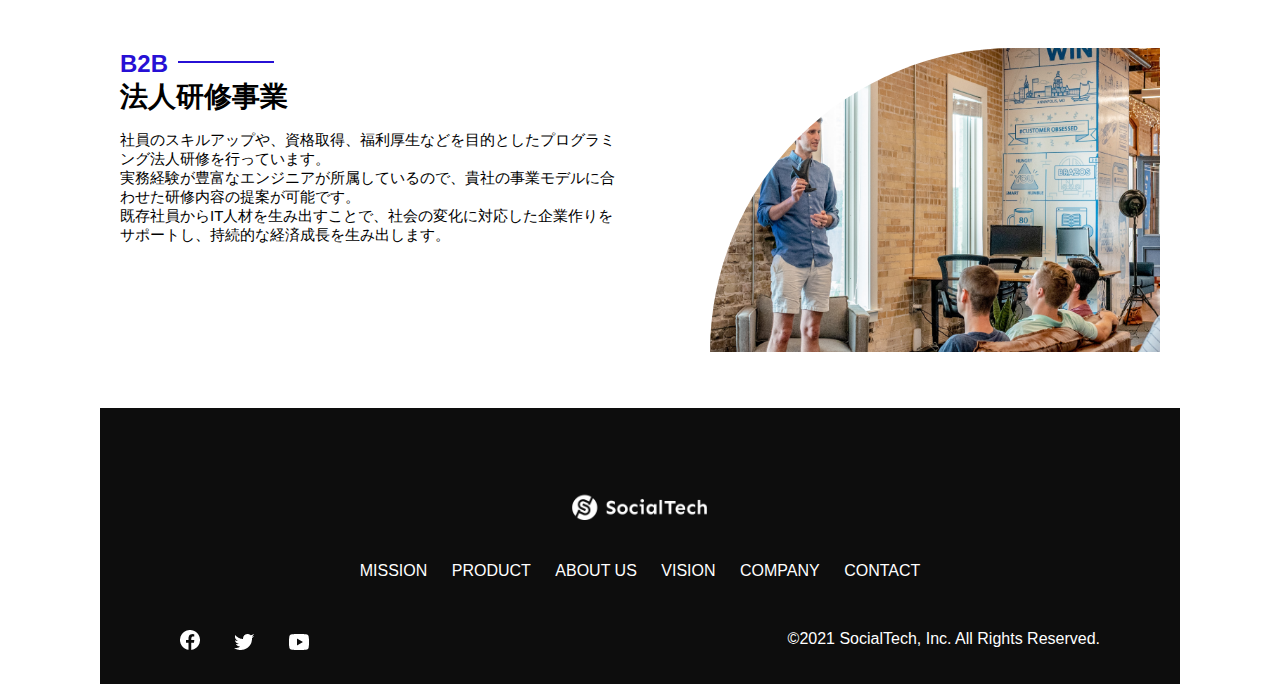
<file: product.html>
<!DOCTYPE html>
  <html>
  <head>
    <title>SocialTech -PRODUCT プロダクト-</title>
    <meta charset="UTF-8">
    <meta name="description" content="SocialTechの4つのプロダクトを紹介します">
    <meta name="viewport" content="width=device-width, initial-scale=1.0">
    <link rel="stylesheet" href="style.css">
  </head>
  
  <body>
    <!-- ヘッダー -->
    <header>
      <!-- ロゴ -->
      <a href="index.html" id="logo"><img src="images/logo.png" alt="トップページに戻る"></a>
  
      <!-- PC用ナビゲーション -->
      <nav id="nav-pc">
        <a href="mission.html">MISSION</a>
        <a href="product.html">PRODUCT</a>
        <a href="index.html#aboutus">ABOUT US</a>
        <a href="index.html#vision">VISION</a>
        <a href="index.html#company">COMPANY</a>
        <a href="index.html#contact">CONTACT</a>
      </nav>
  
      <!-- スマホ用メニューボタン -->
      <img id="menu-sp" src="images/button-menu.png" alt="ナビゲーションを開く" onclick="document.getElementById('nav-sp').style.display = 'block'">
  
      <!-- スマホ用ナビゲーション -->
      <nav id="nav-sp">
        <img id="close" src="images/button-close.png" alt="ナビゲーションを閉じる" onclick="document.getElementById('nav-sp').style.display = 'none'">
        <a id="logo-sp" href="index.html" onclick="document.getElementById('nav-sp').style.display = 'none'"><img
            src="images/logo-sp.png" alt="トップページに戻る"></a>
        <a class="menu" href="mission.html" onclick="document.getElementById('nav-sp').style.display = 'none'">MISSION</a>
        <a class="menu" href="product.html" onclick="document.getElementById('nav-sp').style.display = 'none'">PRODUCT</a>
        <a class="menu" href="index.html#aboutus" onclick="document.getElementById('nav-sp').style.display = 'none'">ABOUTUS</a>
        <a class="menu" href="index.html#vision"
          onclick="document.getElementById('nav-sp').style.display = 'none'">VISION</a>
        <a class="menu" href="index.html#company"
          onclick="document.getElementById('nav-sp').style.display = 'none'">COMPANY</a>
        <a class="menu" href="index.html#contact"
          onclick="document.getElementById('nav-sp').style.display = 'none'">CONTACT</a>
        <div id="sns">
          <a href="https://www.facebook.com/sejuku2013"><img src="images/button-facebook.png" alt="Facebookのリンク"></a>
          <a href="https://twitter.com/samuraijuku"><img src="images/button-twitter.png" alt="Twitterのリンク"></a>
          <a href="https://www.youtube.com/channel/UCCFOQO5aDK0xXam4cUQXT8g"><img src="images/button-youtube.png" alt="YouTubeのリンク"></a>
        </div>
      </nav>
    </header>
    <main>
      <article>
           <section id="product-main">
         <div id="product-title">
           <h1>PRODUCT</h1>
           <span>プロダクト</span>
           <div>TOP > PRODUCT</div>
         </div>
       </section>
        <section class="product-section1">
         <img src="images/product/product-mantoman.png" alt="PCでコードを書く男性">
         <div>
           <h2 class="product-h2">MAN TO MAN</h2>
           <h3 class="product-h3">プログラミング教育</h3>
           <p>
             2013年より日本で唯一の専属講師によるマンツーマンのプログラミングレッスンを開始。AI/人工知能コース・エンジニア転職コース・ウェブデザインコースを開設し、ICT教育全般のマンツーマン指導で誰もが生産的で働きがいのある職に付けるサポートをしています。
             私たちは、創業当初からプログラミングを教えるのみならず、人生を変える手助けがしたい。という想いを大切にしてきました。<br>ITに強くなりたい、エンジニアになりたい、アプリを作りたい。そんな方々の想いを一緒に叶えるスクールでありたい。と考えています。<br>小中高生や女性、障害者向けのプログラムも用意し、質の高いICT教育をみんなに届けることで、貧困や不平等が無くなる社会を目指します。
           </p>
         </div>
       </section>
       <section class="product-section2">
         <div>
           <h2 class="product-h2">MEDIA</h2>
           <h3 class="product-h3">プログラミング学習メディア</h3>
           <p>2015年より「SocialTech
             Blog」としてオウンドメディアを設立し、2020年現在月間600万PVの日本最大級のプログラミング学習サイトへと成長しました。<br>新たにYouTubeチャンネルも開設し、無料で挫折せずにプログラミングを学べることを目指して、各チャネルで学習情報をやさしく発信。<br>独学でエンジニアを目指す人には無料で良質な記事や動画コンテンツを提供し、短期間でキャリアチェンジしたい人はマンツーマンレッスンを選択できるよう、各々の要望に合わせた学習機会を創出しています。
           </p>
         </div>
         <img src="images/product/product-media.png" alt="スマートフォンを操作する人">
       </section>
       <section class="product-section1">
         <img src="images/product/product-career.png" alt="笑顔で話し合う2人の男性">
         <div>
           <h2 class="product-h2">CAREER</h2>
           <h3 class="product-h3">人材紹介事業</h3>
           <p>
             「誰もがエンジニアになれる」を叶えるため未経験からエンジニアへ転職するまでの全ての過程をサポートします。<br>エンジニア転職に特化した履歴書や職務経歴書の書き方、面接対策を行い、豊富な求人の中から最適なキャリア選択を支援。<br>転職希望者の目標に寄り添って強みやアピールポイントを整理し、転職活動を通して自身の成長を実感できるキャリア支援を行なっています。<br>
           </p>
         </div>
       </section>
       <section class="product-section2">
         <div>
           <h2 class="product-h2">B2B</h2>
           <h3 class="product-h3">法人研修事業</h3>
           <p>
             社員のスキルアップや、資格取得、福利厚生などを目的としたプログラミング法人研修を行っています。<br>実務経験が豊富なエンジニアが所属しているので、貴社の事業モデルに合わせた研修内容の提案が可能です。<br>既存社員からIT人材を生み出すことで、社会の変化に対応した企業作りをサポートし、持続的な経済成長を生み出します。
           </p>
         </div>
         <img src="images/product/product-b2b.png" alt="講演中の男性とそれを聴く人々">
       </section>
      </article>
      <footer>
        <div id="footer-logo">
          <img src="images/logo-sp.png" alt="SocialTech">
        </div>
        <div id="footer-link">
          <a href="mission.html">MISSION</a>
          <a href="product.html">PRODUCT</a>
          <a href="index.html#aboutus">ABOUT US</a>
          <a href="index.html#vision">VISION</a>
          <a href="index.html#company">COMPANY</a>
          <a href="index.html#contact">CONTACT</a>
        </div>
        <div id="sns-footer">
          <a href="https://www.facebook.com/sejuku2013"><img src="images/button-facebook.png" alt="Facebookのリンク"></a>
          <a href="https://twitter.com/samuraijuku"><img src="images/button-twitter.png" alt="Twitterのリンク"></a>
          <a href="https://www.youtube.com/channel/UCCFOQO5aDK0xXam4cUQXT8g"><img src="images/button-youtube.png" alt="YouTubeのリンク"></a>
          <span id="copyright">&copy;2021 SocialTech, Inc. All Rights Reserved. </span>
        </div>
      </footer>
    </main>
  </body>
  
  </html>
</file>
<file: style.css>
/* PC、スマホ共通スタイル */
  body {
    font-family: "Source Sans Pro", "Hiragino Kaku Gothic ProN", Meiryo, Arial, sans-serif;
  }
  
  p {
    font-size: 15px;
  }

/*================
 PC用のスタイル 
=================*/
@media screen and (min-width: 768px) {
  /* 横幅設定 */
  body {
    max-width: 1080px;
    min-width: 960px;
    margin: 0 auto 0 auto;
  }
  
  /* ヘッダー */
  header {
    display: flex;
    justify-content: space-between;
  }

/* ナビゲーションのレイアウト */
  #nav-pc {
    font-size: 14px;
    padding-top: 15px;
  }
  
  /* ナビゲーションのリンクの装飾設定 */
  #nav-pc > a {
    text-decoration: none;
    margin-left: 20px;
  }
  #nav-pc > a:link {
    color: #0d0d0d;
  }
  #nav-pc > a:visited {
    color: #0d0d0d;
  }
  #nav-pc > a:hover {
    color: #0d0d0d;
    text-decoration: underline;
  }
  #nav-pc > a:active {
    color: #0d0d0d;
  }
  
   /* スマホ用ナビを非表示 */
   #nav-sp,
   #menu-sp {
     display: none;
   }

 /* メインビジュアル*/
  #main-visual {
    position: relative;
    height: 400px;
  }
  
   #main-message {
    position: absolute;
    top: 0;
    left: 0;
    background-color: #2710d5;
    color: #ffffff;
    border-radius: 0 0 476px 0;
    max-width: 620px;
    height: 100%;
    width: 100%;
    z-index: 11;
  }
  
  #main-message > h1 {
    font-size: 60px;
    font-weight: bold;
    margin: 100px 0 0 50px;
  }
  #main-message > p { 
    font-size: 28px;
    margin: 0 0 0 50px;
  }
  
  #main-visual > img {
    max-width: 620px;
    border-radius: 476px 0 0 0;
    position: absolute;
    top: 0;
    right: 0;
    z-index: 10;
  }
  
   /* 見出し */
  h2 {
    margin: 40px 0 0 0;
  }
  
  h2::after {
    content: url("images/line.png");
    margin-left: 10px;
  }
  
  h3 {
    font-size: 27px;
  }
  
   /* ミッション */
  #mission {
    margin: 80px auto 80px auto;
    width: 100%;
  }
  
  #mission-flex {
    width: 100%;
    display: flex;
  }

 #mission-flex > div {
    width: 50%;
    margin: 20px;
  }
  
  #mission-photo {
    width: 100%;
  }
  
  #s2dgs {
    margin-top: 50px;
    width: 100%;
  }
  
   /* プロダクト */
  #product {
    background-color: #fafafa;
    margin: 80px 0 80px 0;
    padding: 10px 40px 0px 40px;
  }
  
  /* 外枠 */
  #product > div {
    margin-top: 40px;
    display: flex;
  }
  
  /* 左のカラム */
  #product-left {
    width: 50%;
    margin-right: 20px;
  }
  
  /* 右のカラム */
  #product-right {
    width: 50%;
    margin-left: 20px;
    margin-top: 80px;
  }
  
  /* 画像＋説明の枠 */
  #product-left > div {
    position: relative;
    height: 480px;
    margin-right: 20px;
  }
  #product-right > div {
    position: relative;
    height: 480px;
    margin-left: 20px;
  }
  
   /* 画像 */
  .product-photo {
    width: 100%;
  }

 /* 説明文の枠 */
  .product-explain {
    background-color: #ffffff;
    position: absolute;
    left: 0;
    top: 280px;
    margin: 0 40px 0 40px;
    padding: 20px;
    box-shadow: 5px 5px 10px rgba(0, 0, 0, 0.05);
  }
  
  /* 説明文の英語 */
  .product-explain > span {
    color: #2710d5;
    font-weight: bold;
    font-size: 16px;
    margin: 0;
  }
  
  /* 説明文の見出し */
  .product-explain > h3 {
    font-size: 20px;
    margin: 5px 0 5px 0;
  }
  
  /* 説明文 */
  .product-explain > p {
    font-size: 14px;
    margin: 0;
  }
  
  /* 「もっとみる」ボタン */
  #product-more {
    margin: 0 auto -42px auto;
  }

/* ABOUT US */
  #aboutus {
    margin: 80px auto 80px auto;
  }
  
  /* 3つの組織文化と画像を入れる枠 */
  #aboutus > div {
    display: flex;
  }
  
   /* 画像 */
  .culture-img {
    width: 100%;
    align-self: flex-start;
  }
  
  .culture-img2 {
    margin-top: 50px;
    width: 100%;
  }
  
   /* 3つの組織文化の表 */
  .culture-table {
    margin-right: 50px;
  }
  
  /* 番号 */
  .culture-num {
    font-size: 80px;
    color: #2710d5;
    margin: 0 20px 0 0;
  }
  
  /* 組織文化英語 */
  .culture-en {
    color: #2710d5;
    font-weight: bold;
    font-size: 24px;
    display: block;
  }
  
  /* 組織文化日本語 */
  .culture-jp {
    font-size: 28px;
    font-weight: bold;
  }
  
  /* 説明文 */
  .culture-description {
    margin: 0;
  }

 /* ビジョン */
  #vision {
    margin: 80px auto 80px auto;
  }
  
  /* セクション内の外枠 */
  #vision > div {
    width: 100%;
    display: flex;
    justify-content: space-between;
    flex-wrap: wrap;
  }
  
  /* 7つの行動指針の枠 */
  .vision-box {
    width: 300px;
    height: 300px;
    margin-bottom: 30px;
    position: relative;
  }
  
  .vision-box > img {
    width: 100%;
    height: auto;
    position: absolute;
    top: 0;
    left: 0;
    z-index: 30;
  }
  
  .vision-box > span {
    position: absolute;
    top: 0;
    left: 0;
    z-index: 31;
    margin-right: 20px;
  }
  
  .vision-box > span > h4 {
    color: #2710d5;
    font-size: 19px;
    margin: 80px 0 0 0;
  }
  
  .vision-box > span > h4::first-letter {
    font-size: 40px;
  }
  
  .vision-box > span > h5 {
    font-size: 20px;
    margin: 0 0 0 0;
  }
  
  .vision-box > span > p {
    margin: 10px 0 0 0;
  }
  
  /* 会社概要 */
#company {
  margin: 80px auto 80px auto;
 
}
  
  
 #company-table {
    width: 100%;
  }
 
  .tableheader {
    text-align: left;
    padding: 20px;
    border-bottom-color: #2710d5;
    border-bottom-width: 1px;
    border-bottom-style: solid;
    width: 100px;
  }
 
  .tableheader-first {
    text-align: left;
    padding: 20px;
    border-bottom-color: #2710d5;
    border-bottom-width: 1px;
    border-bottom-style: solid;
    border-top-color: #2710d5;
    border-top-width: 1px;
    border-top-style: solid;
    width: 100px;
  }
 
  .cell {
    padding: 30px;
    border-bottom-color: #ececec;
    border-bottom-width: 1px;
    border-bottom-style: solid;
  }
 
  .cell-first {
    padding: 30px;
    border-bottom-color: #ececec;
    border-bottom-width: 1px;
    border-bottom-style: solid;
    border-top-color: #ececec;
    border-top-width: 1px;
    border-top-style: solid;
  }
  
  #company > iframe {
    width: 100%;
    height: 368px;
    margin-top: 40px;
  }
  
   /* お問い合わせ */
  #contact {
    margin: 80px auto 80px auto;
  }
  
  /* 外枠 */
  #contact > form > div {
    display: flex;
    flex-direction: row;
    flex-wrap: wrap;
    padding-bottom: 30px;
  }

/* 左列の見出し */
  .contact-heading {
    width: 240px;
    align-self: center;
  }
  /* 見出しのラベル */
  .contact-label {
    font-weight: bold;
  }
  /* 必須 */
  .contact-span {
    color: #ce2222;
    margin: 0 0 0 20px;
    font-weight: bold;
  }
  
   /* テキストボックス */
  .contact-textbox {
    border-top: 0;
    border-left: 0;
    border-right: 0;
    border-bottom-width: 1px;
    border-bottom-color: #707070;
    border-bottom-style: solid;
    background-color: #fafafa;
    width: 400px;
    height: 56px;
  }
  /* お問い合わせ内容のテキストエリア */
  .contact-textarea {
    border-top: 0;
    border-left: 0;
    border-right: 0;
    border-bottom-width: 1px;
    border-bottom-color: #707070;
    border-bottom-style: solid;
    background-color: #fafafa;
    width: 400px;
    height: 200px;
  }
  
  /* 個人情報の取り扱い */
  details {
    width: 700px;
  }
  details > div {
    background-color: #fafafa;
    padding: 20px;
  } 
  details > div > span {
    font-weight: bold;
  }

/* フッター */
  footer {
    background-color: #0d0d0d;
    text-align: center;
    padding: 80px 80px 30px 80px;
  }
  
  #footer-logo {
    margin-bottom: 30px;
  }

 #footer-link {
    margin-bottom: 50px;
  }
  #footer-link > a {
    text-decoration: none;
    margin: 10px;
  }
  #footer-link > a:link {
    color: #ffffff;
  }
  #footer-link > a:visited {
    color: #ffffff;
  }
  #footer-link > a:hover {
    color: #ffffff;
    text-decoration: underline;
  }
  #footer-link > a:active {
    color: #ffffff;
  }

 #sns-footer {
    text-align: left;
    width: 100%;
  }
 
  #sns-footer > a {
    margin-right: 30px;
  }
  
  #copyright {
    color: #ffffff;
    float: right;
  }
  /* mission.html用スタイル */
   /* ミッションのメインビジュアル */
   #mission-main {
     height: 496px;
     width: 100%;
     background-image: url("images/mission/mission-main.png");
     background-repeat: no-repeat;
     background-position-y: center;
   }
 
   #mission-title {
     background-color: #2710d5;
     width: 368px;
     color: #ffffff;
     height: 496px;
     border-radius: 0 248px 248px 0;
     position: relative;
   }
 
   #mission-title > h1 {
     position: absolute;
     top: 0;
     left: 100px;
     font-size: 80px;
   }
 
   #mission-title > span {
     position: absolute;
     top: 200px;
     left: 100px;
     font-size: 26px;
   }
 
   #mission-title > div {
     position: absolute;
     top: 350px;
     left: 100px;
     font-size: 16px;
   }
   
   #mission-s2dgs {
     width: 100%;
     margin: 20px;
   }
 
   .mission-h2 {
     color: #2710d5;
     font-size: 40px;
   }
 
   .mission-h2::after {
     content: none;
   }
   
    #mission-5goals {
     margin: 20px;
     display: flex;
   }
 
   #mission-5goals > div {
     flex-grow: 1;
     padding: 20px;
   }
 
   #mission-5goals > div > div {
     margin-bottom: 40px;
   }
 
   .fivegoals-image-right {
     float: right;
     margin: 20px;
   }
 
   .fivegoals-image-left {
     float: left;
     margin: 20px;
   }
 
   .fivegoals-number {
     color: #2710d5;
     font-size: 48px;
     margin: 0;
   }
 
   .fivegoals-h3 {
     font-size: 28px;
     margin: 0;
   }
 
   .fivegoals-p {
     margin: 0;
   }
    /* プロダクトページ */
   #product-main {
     height: 496px;
     width: 100%;
     background-image: url("images/product/product-main.png");
     background-repeat: no-repeat;
     background-position-y: center;
   }
 
   #product-title {
     background-color: #2710d5;
     width: 368px;
     color: #ffffff;
     height: 496px;
     border-radius: 0 248px 248px 0;
     position: relative;
   }
   #product-title > h1 {
     position: absolute;
     top: 0;
     left: 100px;
     font-size: 80px;
   }
 
   #product-title > span {
     position: absolute;
     top: 200px;
     left: 100px;
     font-size: 26px;
   }
 
   #product-title > div {
     position: absolute;
     top: 350px;
     left: 100px;
     font-size: 16px;
   }
    /* セクション1 */
   .product-section1 {
     position: relative;
     margin: 20px;
     height: 340px;
   }
 
   .product-section1 > img {
     position: absolute;
     top: 0;
     left: 0;
     width: 450px;
     margin: 0 40px 30px 0;
     border-radius: 0 432px 0 0;
   }
 
   .product-section1 > div {
     position: absolute;
     top: 0;
     left: 480px;
   }
 
   /* セクション2 */
   .product-section2 {
     position: relative;
     margin: 20px;
     height: 340px;
   }
 
   .product-section2 > img {
     position: absolute;
     top: 0;
     right: 0;
     width: 450px;
     margin: 0 0 30px 40px;
     border-radius: 432px 0 0 0;
   }
 
   .product-section2 > div {
     width: 500px;
     position: absolute;
     top: 0;
     left: 0;
   }
 
   .product-h2 {
     color: #2710d5;
     font-size: 24px;
     margin: 0;
   }
 
   .product-h3 {
     font-size: 28px;
     margin: 0;
   }
}

/*====================
  スマートフォン用のスタイル
  =====================*/
  @media screen and (max-width: 767px) {
     body {
     min-width: 375px;
     margin: 0;
   }
 
   /* PC用ナビゲーション非表示 */
   #nav-pc {
     display: none;
   }
 
   /* ハンバーガーメニュー */
   #menu-sp {
     float: right;
     padding: 0;
   }

  
  /* スマホ用ナビゲーションの表示切替 */
   /* 初期状態、レイアウトと非表示設定 */
   #nav-sp {
     background-color: #2710d5;
     position: absolute;
     left: 0;
     top: 0;
     height: 100%;
     width: 100%;
     display: none;
     z-index: 100;
   }
   
    /* ×ボタン */
   #close {
     position: absolute;
     top: 20px;
     right: 20px;
   }
 
   /* ナビゲーションメニュー用ロゴ */
   #logo-sp {
     margin: 80px 0 30px 20px;
   }
    /* ナビゲーションのリンクの装飾設定 */
   #nav-sp > a {
     display: block;
   }
   #nav-sp > a:link {
     color: #ffffff;
   }
   #nav-sp > a:visited {
     color: #ffffff;
   }
   #nav-sp > a:hover {
     color: #ffffff;
     text-decoration: underline;
   }
   #nav-sp > a:active {
     color: #ffffff;
   }
   #nav-sp > .menu {
     text-decoration: none;
     display: block;
     margin: 0 20px 0 20px;
     height: 44px;
     font-size: 16px;
     background-image: url("images/arrow.png");
     background-repeat: no-repeat;
     background-position: right top;
   }
   
    #sns {
     position: absolute;
     bottom: 20px;
     left: 20px;
   }
   #sns > a {
     margin-right: 30px;
   }
   /* メインビジュアル */
   #main-visual {
     position: relative;
     height: 470px;
     width: 100%;
     overflow: hidden;
   }
   #main-visual > div {
     position: absolute;
     top: 0;
     left: 0;
     background-color: #2710d5;
     color: white;
     border-radius: 0 0 476px 0;
     text-align: center;
     height: 280px;
     width: 100%;
     z-index: 11;
   }
   #main-visual > div > h1 {
     font-size: 28px;
     margin: 90px 0 0 0;
   }
 
   #main-visual > div > p {
     margin: 0;
   }
 
   #main-visual > img {
     width: 100%;
     border-radius: 476px 0 0 0;
     z-index: 10;
     position: absolute;
     bottom: 0;
     right: 0;
   }
    /* 見出し */
     h2::after {
       content: url("images/line.png");
       margin-left: 10px;
     }
 
     h3 {
       font-size: 24px;
       margin: 10px 0 0 0;
     }
      /* ミッション */
   #mission {
     margin: 20px;
   }
 
   #mission-photo {
     width: 100%;
   }
 
   #s2dgs {
     width: 100%;
   }
    /* プロダクト */
   #product {
     background-color: #fafafa;
     padding-top: 10px;
   }
 
   #product h2 {
     margin-left: 20px;
   }
   /* 外枠 */
   /* 左右のカラム　スマホでは縦並び */
   #product-left,
   #product-right {
     margin-right: 20px;
     margin-left: 20px;
   }
    /* 画像＋説明の枠 */
   #product-left > div,
   #product-right > div {
     position: relative;
     height: 540px;
   }
 
   /* 説明文の枠 */
   .product-explain {
     background-color: #ffffff;
     position: absolute;
     left: 0;
     bottom: 50px;
     padding: 20px;
     box-shadow: 5px 5px 10px rgba(0, 0, 0, 0.05);
   }
 
   .product-explain > span {
     color: #2710d5;
     font-weight: bold;
     font-size: 16px;
     margin: 0px;
   }
 
   .product-explain > h3 {
     margin: 10px 0 10px 0;
   }
    /* 画像 */
   .product-photo {
     width: 100%;
   }
 
   #product-more > img {
     margin: 0 0 -42px 20px;
   }
   
    /* ABOUT US */
   #aboutus {
     margin: 80px 20px 80px 20px;
   }
 
   #aboutus > div {
     display: flex;
     flex-direction: column;
   }
 
   .culture-table {
     width: 100%;
     padding-right: 20px;
     order: 2;
   }
   .culture-img {
     width: 100%;
     order: 1;
   }
 
   .culture-img2 {
     width: 100%;
   }
    .culture-num {
     font-size: 80px;
     color: #2710d5;
   }
 
   .culture-en {
     color: #2710d5;
     font-weight: bold;
     font-size: 24px;
     display: block;
   }
 
   .culture-jp {
     display: block;
   }
 
   .culture-description {
     margin: 0;
   }
   
    /* ビジョン */
   #vision {
     margin: 80px 20px 80px 20px;
   }
 
   .vision-box {
     width: 300px;
     height: 300px;
     margin-bottom: 30px;
     position: relative;
   }
 
   .vision-box > img {
     width: 100%;
     height: auto;
     position: absolute;
     top: 0;
     left: 0;
     z-index: 30;
   }
   
    .vision-box > span {
     position: absolute;
     top: 0;
     left: 0;
     z-index: 31;
     margin-right: 20px;
   }
 
   .vision-box > span > h4 {
     color: #2710d5;
     font-size: 19px;
     margin: 60px 0 0 0;
   }
 
   .vision-box > span > h5 {
     font-size: 20px;
     margin: 0 0 0 0;
   }
   .vision-box > span > p {
     margin: 10px 0 0 0;
   }
   
    /* 会社概要 */
   #company {
     margin: 0 20px 0 20px;
   }
 
   #company > h3 {
     margin-bottom: 20px;
   }
   
    #company > table {
     width: 100%;
   }
 
   .tableheader-first {
     text-align: left;
     padding: 20px;
     border-bottom-color: #2710d5;
     border-bottom-width: 1px;
     border-bottom-style: solid;
     border-top-color: #2710d5;
     border-top-width: 1px;
     border-top-style: solid;
     width: 50px;
   }
   .tableheader {
     text-align: left;
     padding: 20px;
     border-bottom-color: #2710d5;
     border-bottom-width: 1px;
     border-bottom-style: solid;
     width: 50px;
   }
 
   .cell {
     padding: 20px;
     border-bottom-color: #ececec;
     border-bottom-width: 1px;
     border-bottom-style: solid;
   }
   .cell-first {
     padding: 20px;
     border-bottom-color: #ececec;
     border-bottom-width: 1px;
     border-bottom-style: solid;
     border-top-color: #ececec;
     border-top-width: 1px;
     border-top-style: solid;
   }
 
   #company > iframe {
     width: 100%;
     height: 240px;
     margin: 40px 0 0 0;
   }
   
   /* お問い合わせ */
   #contact {
     margin: 80px 20px 80px 20px;
   }
 
   #contact > h3 {
     margin-bottom: 20px;
   }
 
   #contact > form > div {
     margin-bottom: 20px;
   }
 
   .contact-heading {
     margin-bottom: 20px;
   }
    /* ラベル */
   .contact-label {
     font-weight: bold;
   }
 
   /* 必須 */
   .contact-span {
     color: #ce2222;
     margin: 0 0 0 20px;
     font-weight: bold;
   }
 
   .contact-textbox {
     height: 56px;
     border-top: 0;
     border-left: 0;
     border-right: 0;
     background-color: #fafafa;
     border-bottom-color: #707070;
     border-bottom-width: 1px;
     border-style: solid;
     min-width: 300px;
     width: 100%;
   }
 
   .contact-textarea {
     height: 150px;
     border-top: 0;
     border-left: 0;
     border-right: 0;
     background-color: #fafafa;
     width: 100%;
   }
 
   .radiobutton {
     margin-bottom: 20px;
   }
 
   .radiobutton + label::after {
     content: "\A";
     white-space: pre;
   }
   
    /* フッター */
   footer {
     background-color: #0d0d0d;
     padding: 30px 20px 50px 20px;
   }
 
   #footer-logo {
     margin-bottom: 30px;
   }
   
    #footer-link {
     margin-bottom: 50px;
   }
   #footer-link > a {
     text-decoration: none;
     margin: 0 20px 30px 0;
     display: block;
     background-image: url("images/arrow.png");
     background-repeat: no-repeat;
     background-position: right top;
   }
   #footer-link > a:link {
     color: #ffffff;
   }
   #footer-link > a:visited {
     color: #ffffff;
   }
   #footer-link > a:hover {
     color: #ffffff;
     text-decoration: underline;
   }
   #footer-link > a:active {
     color: #ffffff;
   }
   #sns-footer > a {
       margin-right: 30px;
   }
 
   #copyright {
       font-size: 12px;
       display: block;
       margin-top: 30px;
       color: #ffffff;
   }
   
    /* mission.html用スタイル */
   /* ミッションのメインビジュアル */
   #mission-main {
     height: 256px;
     width: 100%;
     background-image: url("images/mission/mission-main.png");
     background-repeat: no-repeat;
     background-position-y: center;
     background-size: auto 208px;
   }
 
   #mission-title {
     background-color: #2710d5;
     width: 136px;
     color: #ffffff;
     height: 256px;
     border-radius: 0 248px 248px 0;
     position: relative;
   }
   #mission-title > h1 {
     position: absolute;
     top: 0;
     left: 20px;
     font-size: 40px;
   }
 
   #mission-title > span {
     position: absolute;
     top: 110px;
     left: 20px;
     font-size: 18px;
   }
 
   #mission-title > div {
     position: absolute;
     top: 180px;
     left: 20px;
     font-size: 13px;
   }
   /* ミッションページ　S2DGSの設定 */
   #mission-s2dgs {
     margin: 20px;
   }
 
   .mission-h2 {
     color: #2710d5;
     font-size: 38px;
     margin: 0px;
   }
 
   .mission-h2::after {
     content: none;
   }
 
   #mission-s2dgs > img {
     width: 100%;
   }
    /* ミッションページ　5Goalsの設定 */
   #mission-5goals {
     margin: 20px;
   }
 
   #mission-5goals > div > div {
     margin-bottom: 40px;
   }
 
   #s2dgs-image {
     width: 100%;
   }
   .fivegoals-image-right {
     margin: 20px auto 20px auto;
     display: block;
   }
 
   .fivegoals-image-left {
     margin: 20px auto 20px auto;
     display: block;
   }
 
   .fivegoals-number {
     color: #2710d5;
     font-size: 48px;
     margin: 0;
   }
 
   .fivegoals-h3 {
     font-size: 28px;
     margin: 0;
   }
   .fivegoals-p {
     margin: 0;
   }
    
     /* プロダクトページ */
   #product-main {
     height: 256px;
     width: 100%;
     background-image: url("images/product/product-main.png");
     background-repeat: no-repeat;
     background-position-y: center;
     background-size: auto 208px;
   }
   #product-title {
     background-color: #2710d5;
     width: 136px;
     color: #ffffff;
     height: 256px;
     border-radius: 0 248px 248px 0;
     position: relative;
   }
   #product-title > h1 {
     position: absolute;
     top: 0;
     left: 20px;
     font-size: 40px;
   }
   #product-title > span {
     position: absolute;
     top: 110px;
     left: 20px;
     font-size: 18px;
   }
   #product-title > div {
     position: absolute;
     top: 180px;
     left: 20px;
     font-size: 13px;
   }
   .product-section1 {
     margin: 20px;
   }
 
   .product-section1 > img {
     width: 100%;
     border-radius: 0 300px 0 0;
   }
   
   .product-section2 {
     margin: 20px;
     display: flex;
     flex-direction: column;
   }
 
   .product-section2 > img {
     order: 1;
     width: 100%;
     border-radius: 300px 0 0 0;
   }
 
   .product-section2 > div {
     order: 2;
   }
 
   .product-h2 {
     color: #2710d5;
     font-size: 24px;
     margin: 0;
   }
 
   .product-h3 {
     font-size: 28px;
     margin: 0;
   }
  }
</file>
